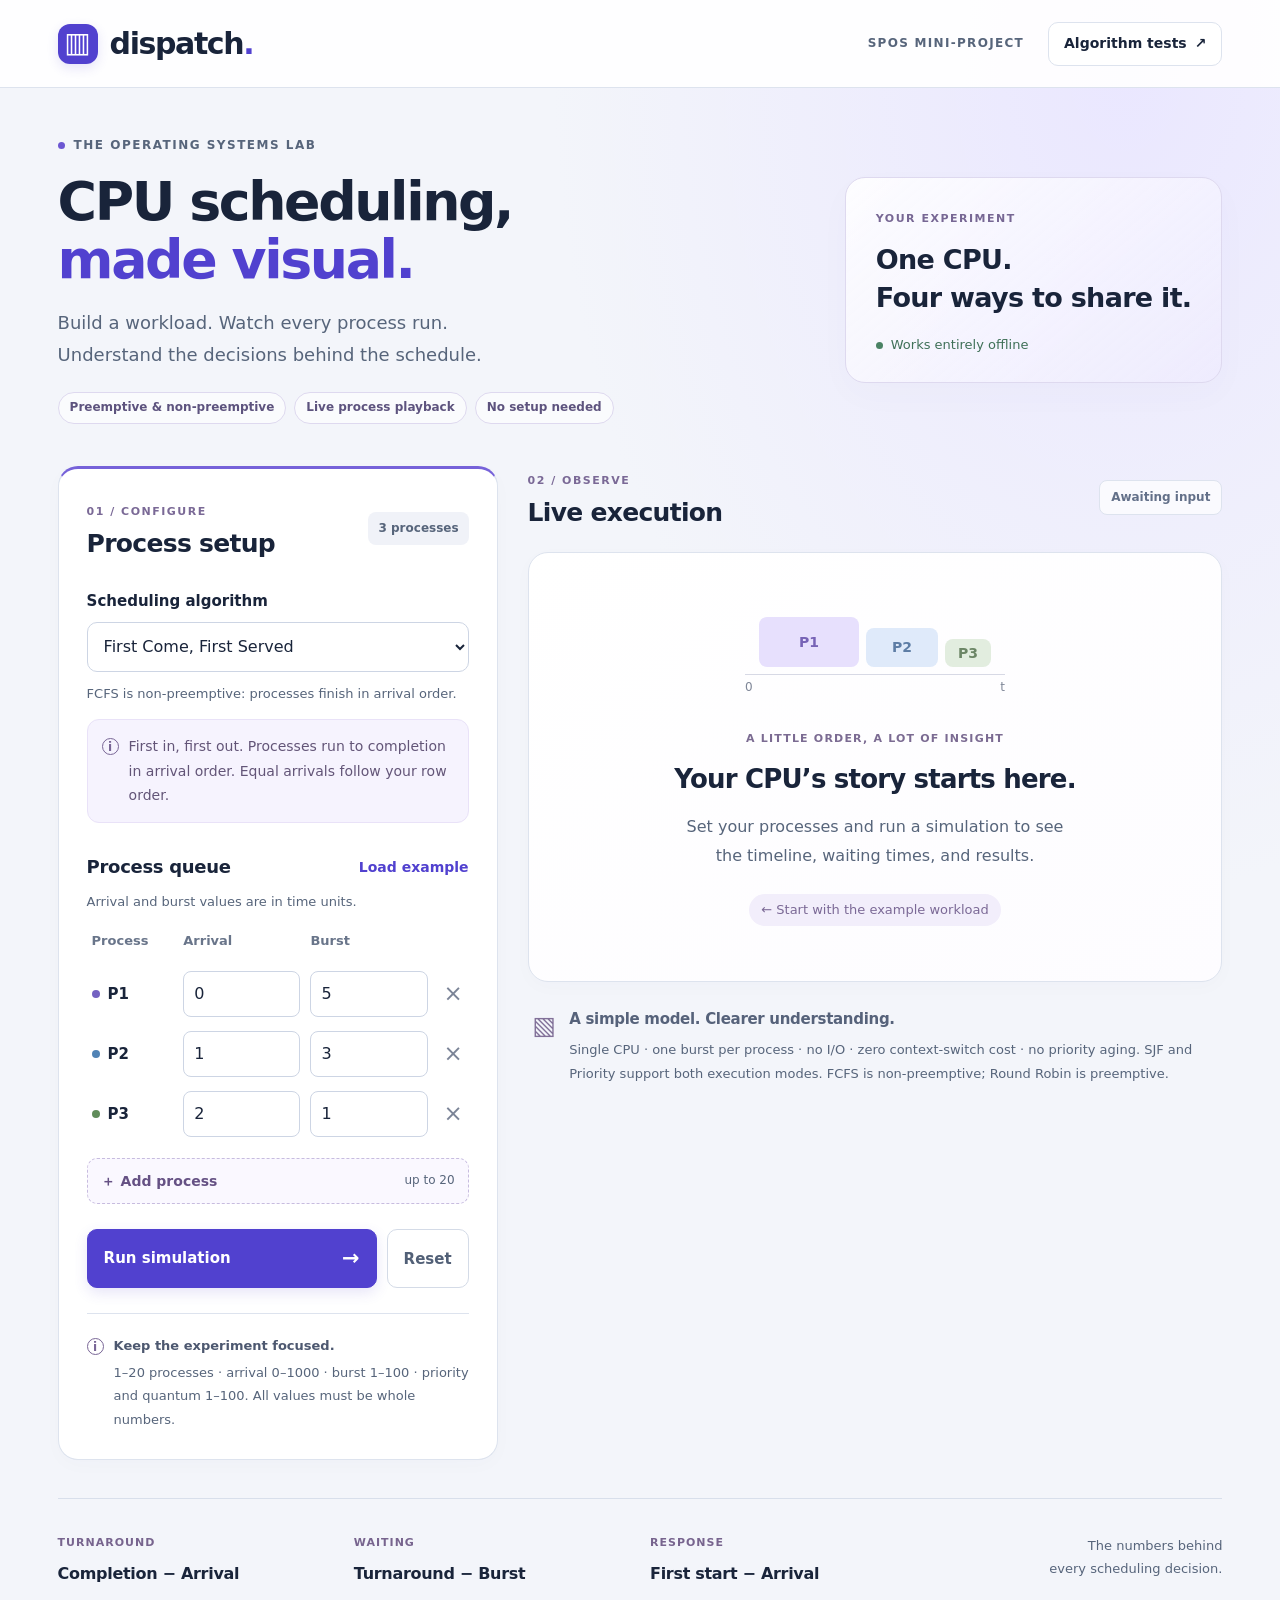
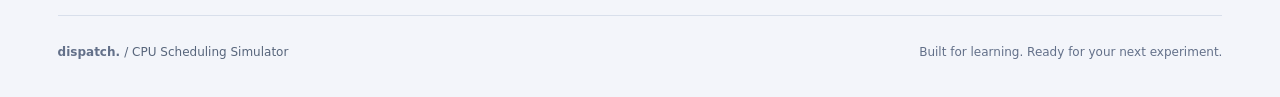
<file: index.html>
<!DOCTYPE html>
<html lang="en">
<head>
  <meta charset="UTF-8">
  <meta name="viewport" content="width=device-width, initial-scale=1">
  <meta name="description" content="Explore preemptive and non-preemptive CPU scheduling with FCFS, SJF, SRTF, Priority and Round Robin.">
  <title>Dispatch — CPU Scheduling Lab</title>
  <link rel="stylesheet" href="style.css">
  <script src="scheduler.js" defer></script>
  <script src="playback.js" defer></script>
  <script src="app.js" defer></script>
</head>
<body>
  <header class="topbar">
    <a class="brand" href="index.html" aria-label="Dispatch home"><span class="brand-icon" aria-hidden="true">▥</span> dispatch<span class="brand-dot">.</span></a>
    <div class="topbar-right"><span class="course-tag">SPOS MINI-PROJECT</span><a class="text-link" href="tests.html">Algorithm tests <span aria-hidden="true">↗</span></a></div>
  </header>
  <main>
    <section class="intro" aria-labelledby="page-title">
      <div><div class="eyebrow"><span class="status-dot"></span> THE OPERATING SYSTEMS LAB</div><h1 id="page-title">CPU scheduling,<br><span>made visual.</span></h1><p class="intro-copy">Build a workload. Watch every process run.<br class="desktop-break"> Understand the decisions behind the schedule.</p><div class="intro-chips" aria-label="Simulator features"><span>Preemptive &amp; non-preemptive</span><span>Live process playback</span><span>No setup needed</span></div></div>
      <div class="intro-aside"><span class="mini-label">YOUR EXPERIMENT</span><p>One CPU.<br>Four ways to share it.</p><span class="offline-badge"><span class="status-dot"></span> Works entirely offline</span></div>
    </section>

    <div class="workspace">
      <section class="panel editor" aria-labelledby="setup-title">
        <div class="panel-heading"><div><span class="step-label">01 / CONFIGURE</span><h2 id="setup-title">Process setup</h2></div><span class="count-badge" id="process-count">3 processes</span></div>
        <form id="simulation-form" novalidate>
          <div class="field"><label for="algorithm">Scheduling algorithm</label><div class="select-wrap"><select id="algorithm" name="algorithm"><option value="fcfs">First Come, First Served</option><option value="sjf">Shortest Job First</option><option value="priority">Priority Scheduling</option><option value="rr">Round Robin</option></select></div></div>
          <fieldset id="mode-selector" class="mode-switch" hidden><legend>Execution mode</legend><div class="mode-options"><label class="mode-option"><input type="radio" name="execution-mode" id="mode-nonpreemptive" value="nonpreemptive" checked><span>Non-preemptive</span></label><label class="mode-option"><input type="radio" name="execution-mode" id="mode-preemptive" value="preemptive"><span>Preemptive</span></label></div></fieldset>
          <p class="mode-hint" id="mode-hint">FCFS is non-preemptive: processes finish in arrival order.</p>
          <div class="algorithm-note"><span class="note-symbol" aria-hidden="true">i</span><p id="algorithm-description"></p></div>
          <div class="field quantum-field" id="quantum-field" hidden><label for="quantum">Time quantum <span class="muted">/ time units</span></label><input id="quantum" type="number" min="1" max="100" step="1" value="2" aria-describedby="quantum-error"><span class="field-error" id="quantum-error"></span></div>
          <div class="subheading"><h3>Process queue</h3><button class="link-button" type="button" id="load-example">Load example</button></div>
          <p class="table-help">Arrival and burst values are in time units.<span id="priority-help" hidden> Lower priority number runs first.</span></p>
          <div class="table-scroll"><table class="input-table"><thead><tr><th scope="col">Process</th><th scope="col">Arrival</th><th scope="col">Burst</th><th scope="col" class="priority-column" hidden>Priority</th><th scope="col"><span class="sr-only">Actions</span></th></tr></thead><tbody id="process-rows"></tbody></table></div>
          <button class="add-button" type="button" id="add-process"><span aria-hidden="true">＋</span> Add process <span class="add-limit">up to 20</span></button>
          <p class="form-message" id="form-message" role="alert"></p>
          <div class="form-actions"><button type="submit" class="primary-button"><span id="run-label">Run simulation</span> <span aria-hidden="true">→</span></button><button type="button" class="secondary-button" id="reset">Reset</button></div>
        </form>
        <div class="limits-note"><span class="note-symbol" aria-hidden="true">i</span><p><strong>Keep the experiment focused.</strong> 1–20 processes · arrival 0–1000 · burst 1–100 · priority and quantum 1–100. All values must be whole numbers.</p></div>
      </section>

      <section class="results-column" aria-labelledby="results-title">
        <div class="results-heading"><div><span class="step-label">02 / OBSERVE</span><h2 id="results-title">Live execution</h2></div><span class="state-badge" id="result-state">Awaiting input</span></div>
        <div class="panel empty-state" id="empty-state"><div class="empty-illustration" aria-hidden="true"><div class="illustration-axis"></div><span class="illustration-block block-one">P1</span><span class="illustration-block block-two">P2</span><span class="illustration-block block-three">P3</span><span class="illustration-tick tick-one">0</span><span class="illustration-tick tick-two">t</span></div><span class="eyebrow">A LITTLE ORDER, A LOT OF INSIGHT</span><h3>Your CPU’s story starts here.</h3><p>Set your processes and run a simulation to see<br class="desktop-break"> the timeline, waiting times, and results.</p><span class="empty-hint">← Start with the example workload</span></div>
        <div id="results" hidden>
          <section class="panel playback-stage" id="playback-stage" aria-labelledby="playback-title">
            <div class="playback-heading"><div><span class="live-label" id="live-label"><span></span> LIVE EXECUTION</span><h3 id="playback-title">Inside the scheduler</h3></div><div class="sim-clock"><span>SIMULATED TIME</span><strong id="sim-clock">0.0 <small>tu</small></strong></div></div>
            <div class="processor-scene">
              <div class="ready-lane"><div class="lane-heading"><span>READY QUEUE</span><span id="ready-count">0 waiting</span></div><div id="ready-queue" class="ready-queue"></div><p class="lane-note" id="queue-note">Next process first →</p></div>
              <div class="data-link" aria-hidden="true"><span></span><span></span><span></span></div>
              <div class="cpu-shell"><div class="cpu-orbit" aria-hidden="true"></div><div class="cpu-core" id="cpu-core"><span>CPU / 01</span><strong id="cpu-process">Idle</strong><small id="cpu-detail">Waiting for arrival</small></div></div>
            </div>
            <div class="execution-caption"><span class="execution-dot" aria-hidden="true"></span><p id="execution-caption">Getting the workload ready…</p></div>
            <p class="preemption-note" id="preemption-note" hidden></p>
            <div class="playback-progress"><div id="playback-progress" role="progressbar" aria-label="Simulation progress" aria-valuemin="0" aria-valuemax="100" aria-valuenow="0"></div></div>
            <div class="playback-stats"><span id="completed-count">0 completed</span><span id="playback-fraction">0 / 0 time units</span></div>
            <div class="playback-controls"><button type="button" id="pause-playback" class="transport-button">Ⅱ Pause</button><button type="button" id="step-playback" class="transport-button">Next event →</button><label class="speed-control" for="playback-speed">Speed<select id="playback-speed"><option value="0.5">0.5×</option><option value="1" selected>1×</option><option value="2">2×</option><option value="4">4×</option><option value="8">8×</option><option value="16">16×</option></select></label><button type="button" id="finish-playback" class="finish-button">Skip to results ↗</button></div>
            <div class="process-board-heading"><h4>Process monitor</h4><span>Arrival → Ready → CPU → Done</span></div><div id="process-board" class="process-board"></div>
            <details class="activity-details" open><summary>Scheduler activity <span>latest 5 events</span></summary><ol id="activity-feed" class="activity-feed" aria-label="Recent scheduler events"></ol></details>
          </section>
          <div class="completion-banner" id="completion-banner" hidden><span class="completion-check" aria-hidden="true">✓</span><div><strong>Workload complete.</strong><p>Every process has finished. Here’s how your scheduler performed.</p></div></div>
          <div class="metric-grid" id="summary-metrics" hidden><article class="metric-card"><span>Avg. waiting time</span><div><strong id="avg-waiting">0.00</strong><span>units</span></div><p>Time spent in the ready queue</p></article><article class="metric-card"><span>Avg. turnaround</span><div><strong id="avg-turnaround">0.00</strong><span>units</span></div><p>From arrival to completion</p></article><article class="metric-card"><span>Avg. response time</span><div><strong id="avg-response">0.00</strong><span>units</span></div><p>Until the first CPU allocation</p></article></div>
          <section class="panel timeline-panel" aria-labelledby="timeline-title"><div class="section-heading"><div><h3 id="timeline-title">Execution timeline</h3><p>Watch each allocation fill as the CPU runs.</p></div><span class="small-tag" id="algorithm-tag"></span></div><div class="gantt-scroll" tabindex="0" role="region" aria-label="Scrollable execution timeline"><div id="gantt" class="gantt"></div></div><div class="timeline-footer"><div class="legend" id="legend"></div><label class="follow-control"><input type="checkbox" id="follow-cpu" checked> Follow CPU</label></div><p class="chart-help">Hover or focus a visible block for details. Pause to inspect. Use Next event to jump across idle gaps.</p></section>
          <section class="panel metrics-panel" id="final-breakdown" hidden aria-labelledby="metrics-title"><div class="section-heading"><div><h3 id="metrics-title">Process breakdown</h3><p>Results in your original process order.</p></div></div><div class="table-scroll"><table class="metrics-table"><thead><tr><th scope="col">Process</th><th scope="col">Arrival</th><th scope="col">Burst</th><th scope="col">First start</th><th scope="col">Completion</th><th scope="col">Turnaround</th><th scope="col">Waiting</th><th scope="col">Response</th></tr></thead><tbody id="metrics-body"></tbody></table></div></section>
        </div>
        <section class="assumptions" aria-labelledby="model-title"><span class="model-icon" aria-hidden="true">▧</span><div><h3 id="model-title">A simple model. Clearer understanding.</h3><p>Single CPU · one burst per process · no I/O · zero context-switch cost · no priority aging. SJF and Priority support both execution modes. FCFS is non-preemptive; Round Robin is preemptive.</p></div></section>
      </section>
    </div>
    <section class="formula-strip" aria-label="Metric formulas"><div><span class="formula-label">TURNAROUND</span><p>Completion − Arrival</p></div><div><span class="formula-label">WAITING</span><p>Turnaround − Burst</p></div><div><span class="formula-label">RESPONSE</span><p>First start − Arrival</p></div><span class="formula-caption">The numbers behind<br>every scheduling decision.</span></section>
  </main>
  <footer><span>dispatch. <span class="muted">/ CPU Scheduling Simulator</span></span><span>Built for learning. Ready for your next experiment.</span></footer>
  <div id="timeline-tooltip" class="timeline-tooltip" role="tooltip" hidden></div>
  <div id="announcement" class="sr-only" role="status" aria-live="polite"></div>
</body>
</html>
</file>
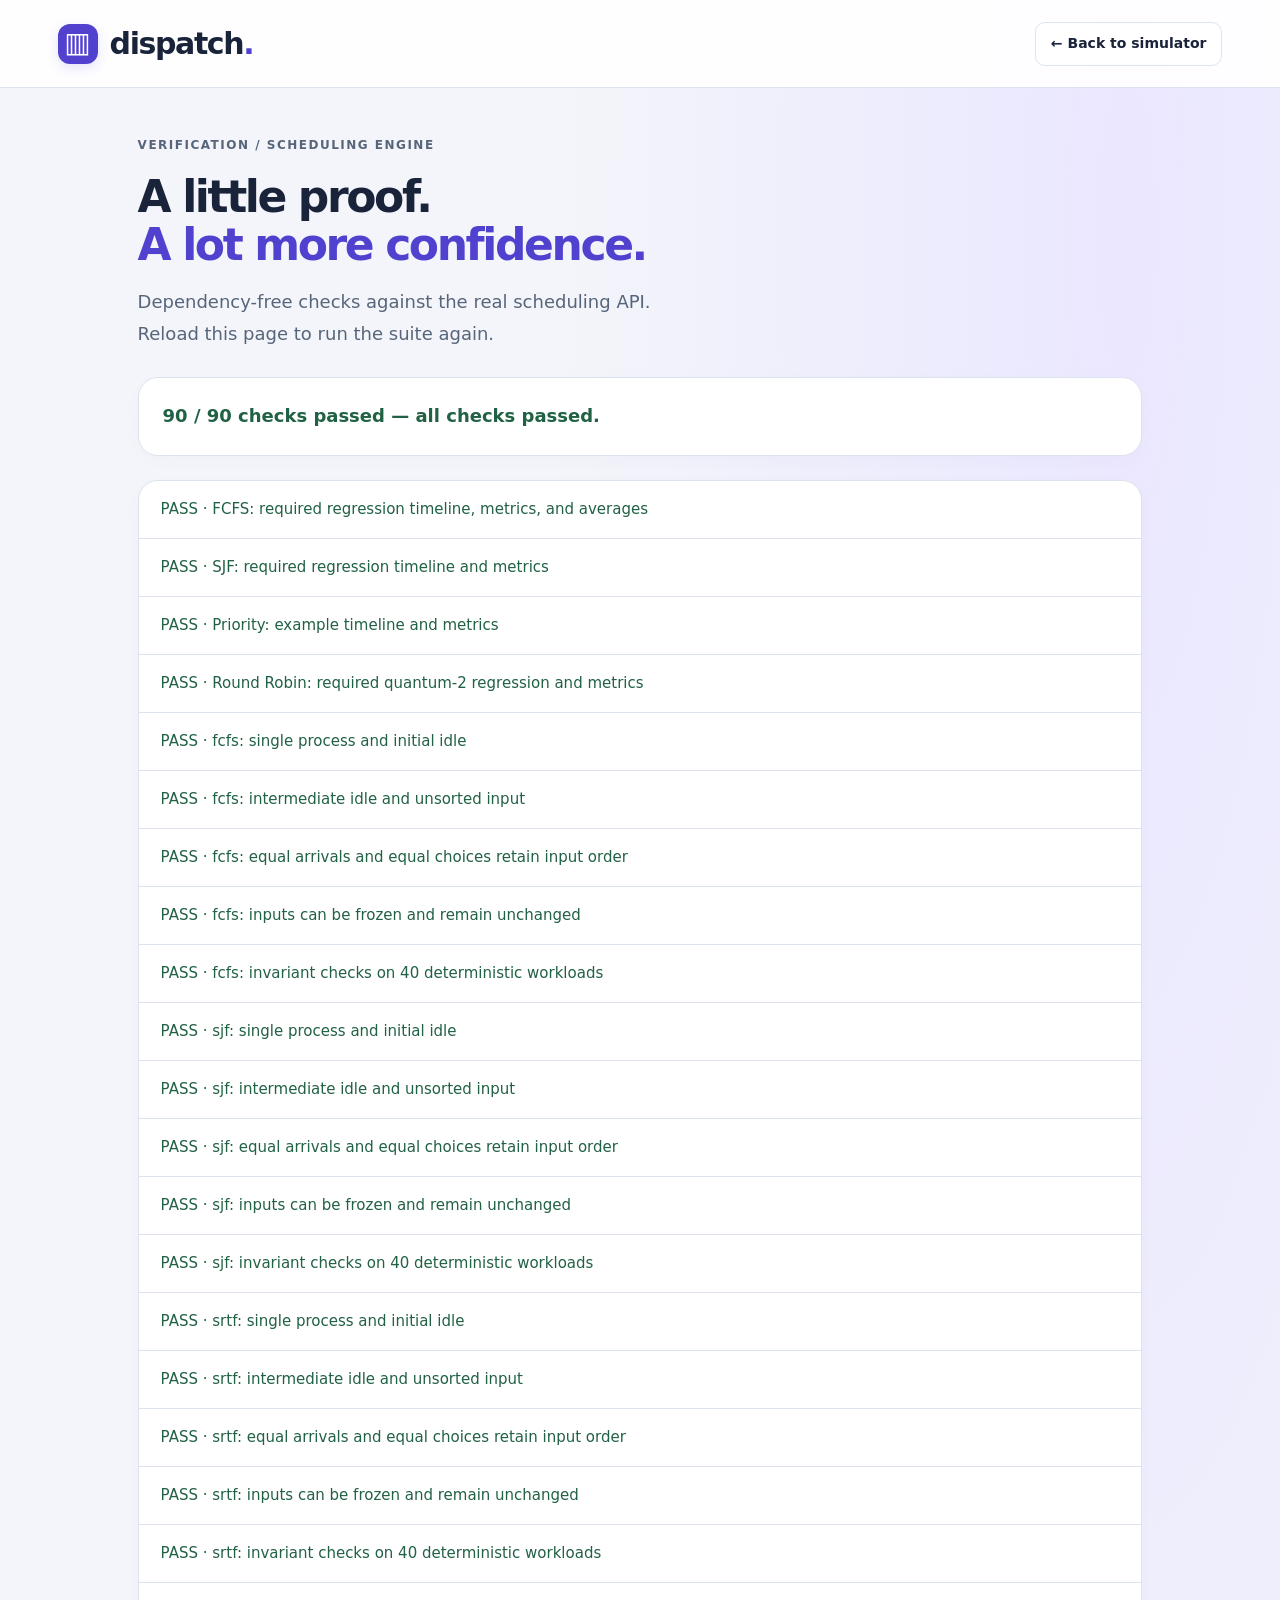
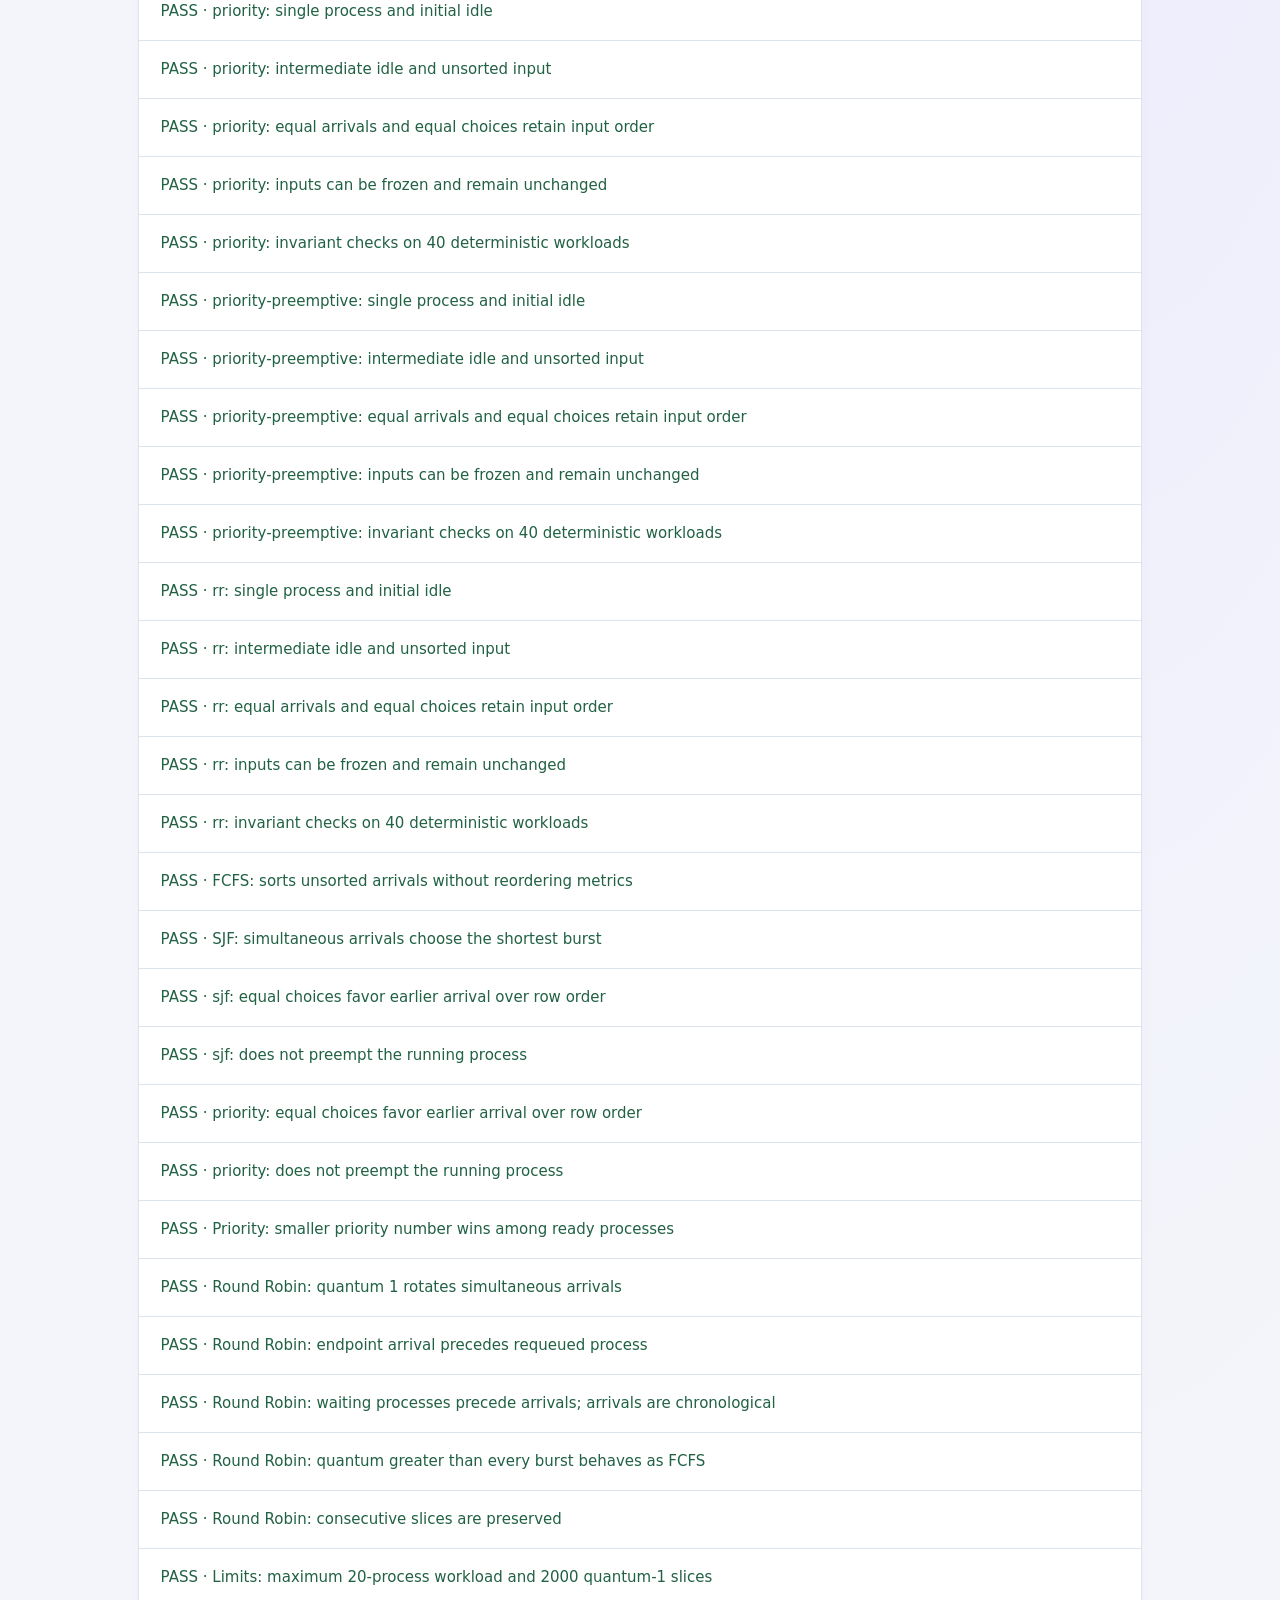
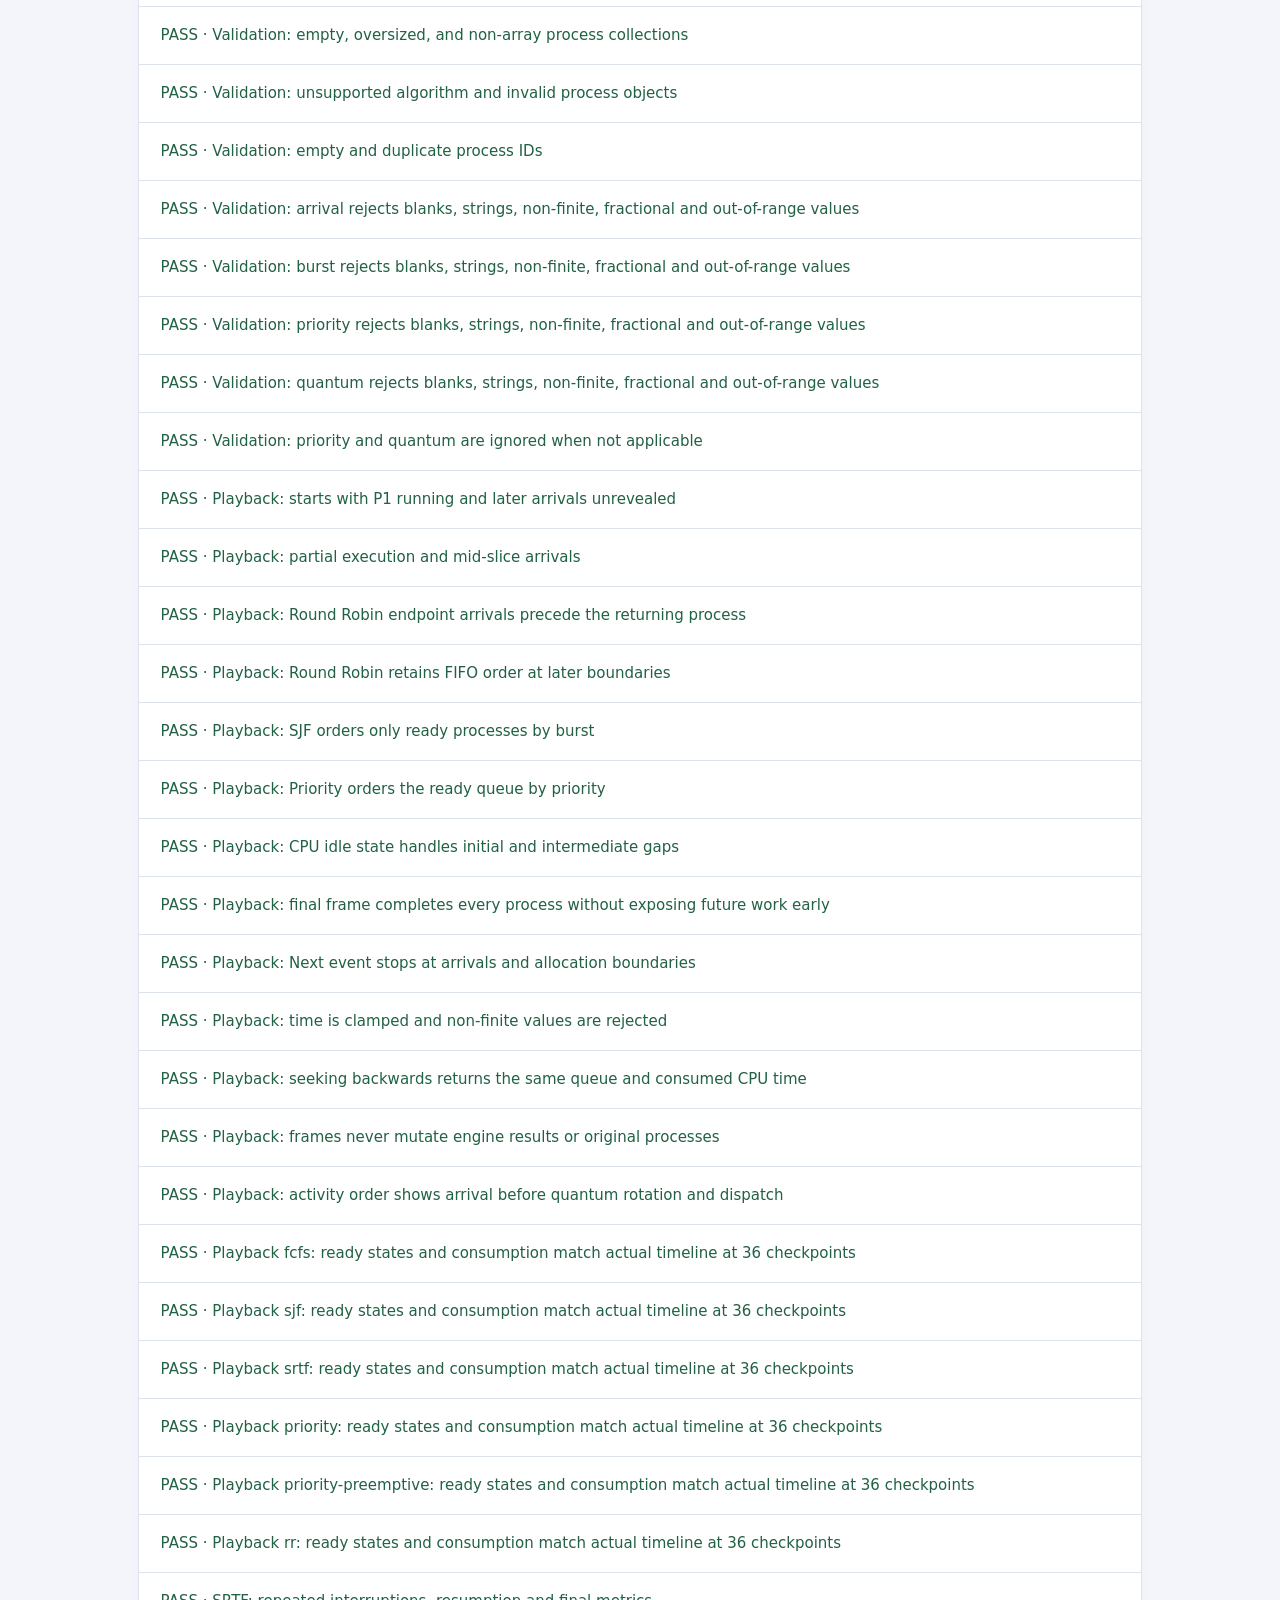
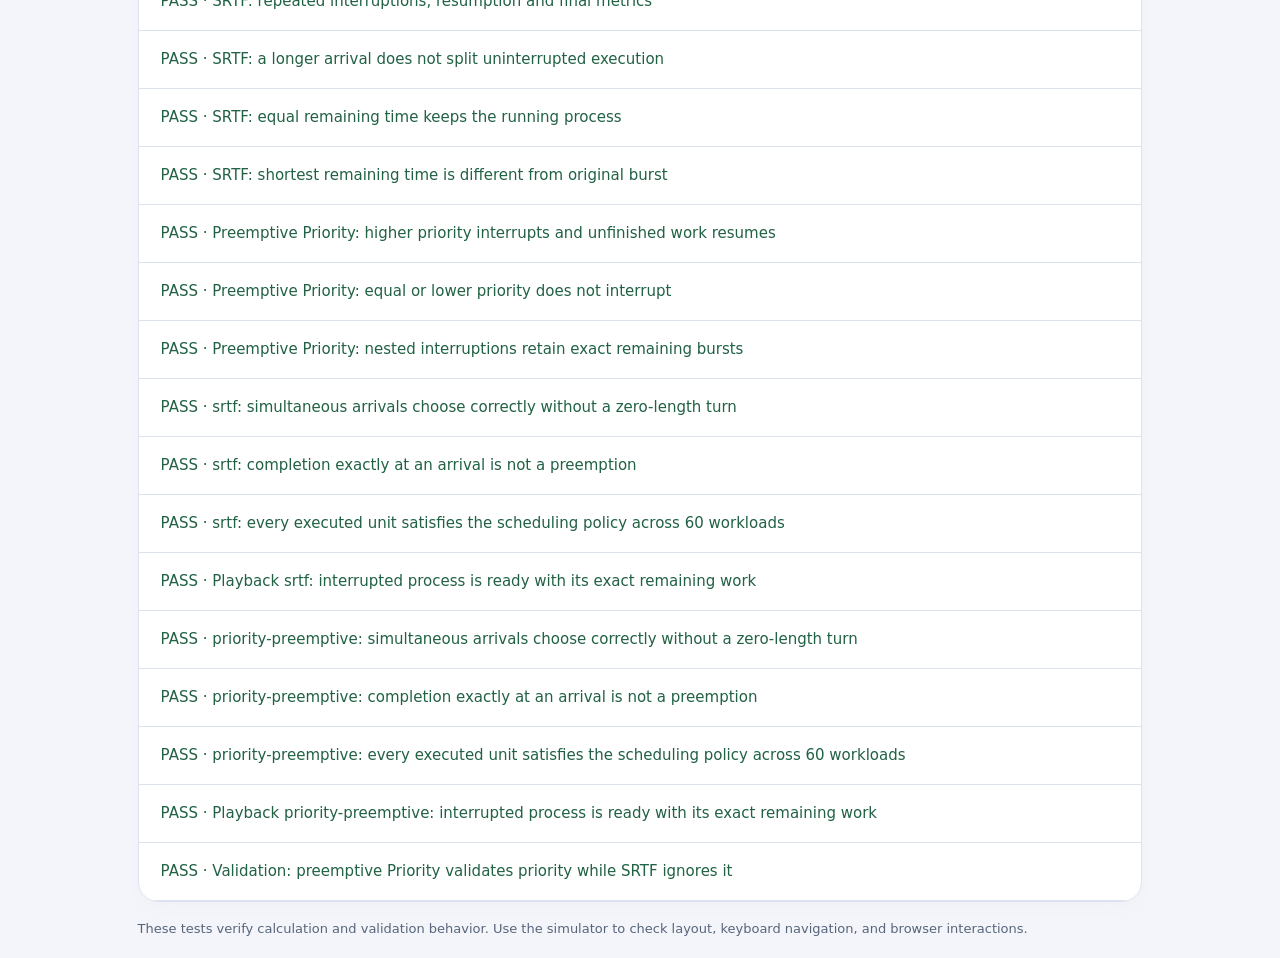
<file: tests.html>
<!DOCTYPE html>
<html lang="en">
<head>
  <meta charset="UTF-8">
  <meta name="viewport" content="width=device-width, initial-scale=1">
  <title>Algorithm tests — Dispatch</title>
  <link rel="stylesheet" href="style.css">
  <script src="scheduler.js" defer></script>
  <script src="playback.js" defer></script>
  <script src="tests.js" defer></script>
</head>
<body>
  <header class="topbar"><a class="brand" href="index.html"><span class="brand-icon" aria-hidden="true">▥</span> dispatch<span class="brand-dot">.</span></a><a class="text-link" href="index.html">← Back to simulator</a></header>
  <main class="test-main"><section class="test-intro"><span class="eyebrow">VERIFICATION / SCHEDULING ENGINE</span><h1>A little proof.<br><span>A lot more confidence.</span></h1><p class="intro-copy">Dependency-free checks against the real scheduling API.<br>Reload this page to run the suite again.</p></section><div class="panel test-summary" id="test-summary" role="status">Running tests…</div><ul class="panel test-list" id="test-results" aria-label="Individual test results"></ul><p class="table-help">These tests verify calculation and validation behavior. Use the simulator to check layout, keyboard navigation, and browser interactions.</p></main>
</body>
</html>
</file>
<file: style.css>
/* Dispatch: a readable, responsive learning dashboard. */
:root {
  --bg: #f3f5fa;
  --paper: #fff;
  --ink: #19243a;
  --muted: #57657b;
  --line: #dde3ee;
  --accent: #5141cf;
  --soft: #eeebff;
  --error: #aa2039;
  --radius: 20px;
}
* { box-sizing: border-box; }
[hidden] { display: none !important; }
body {
  margin: 0;
  background: radial-gradient(ellipse at 88% 4%, #eae7ff 0, transparent 36%), var(--bg);
  color: var(--ink);
  font-family: system-ui, -apple-system, "Segoe UI", sans-serif;
  font-size: 16px;
  line-height: 1.6;
}
button, input, select { font: inherit; }
button, a, input, select { -webkit-tap-highlight-color: transparent; }
button { cursor: pointer; }
button:disabled { cursor: not-allowed; opacity: .45; }
a { color: inherit; text-decoration: none; }
button:focus-visible, a:focus-visible, input:focus-visible, select:focus-visible, [tabindex]:focus-visible {
  outline: 3px solid #7967e5;
  outline-offset: 4px;
}
button, a, select { touch-action: manipulation; }
.topbar {
  min-height: 88px;
  padding: 16px clamp(20px, 4.5vw, 72px);
  display: flex;
  align-items: center;
  justify-content: space-between;
  gap: 20px;
  background: #ffffffed;
  border-bottom: 1px solid var(--line);
}
.brand { display: flex; align-items: center; font-size: 30px; font-weight: 800; letter-spacing: -1.4px; }
.brand-icon {
  display: inline-flex; align-items: center; justify-content: center;
  width: 40px; height: 40px; margin-right: 12px;
  background: var(--accent); color: white; border-radius: 12px;
  box-shadow: 0 4px 12px #5141cf24; font-size: 28px; letter-spacing: 0;
}
.brand-dot { color: var(--accent); }
.topbar-right { display: flex; align-items: center; gap: 24px; }
.course-tag { font-size: 12px; font-weight: 700; letter-spacing: 1.3px; color: var(--muted); }
.text-link {
  display: inline-flex; align-items: center; gap: 8px;
  min-height: 44px; padding: 8px 15px;
  border: 1px solid var(--line); border-radius: 10px;
  background: #fff; font-size: 14px; font-weight: 650;
}
.text-link:hover { color: var(--accent); border-color: #bcb1ed; background: #f8f6ff; }
main { max-width: 1580px; margin: auto; padding: 48px clamp(20px, 4.5vw, 72px) 0; }
.intro { display: flex; justify-content: space-between; align-items: center; gap: 32px; margin-bottom: 42px; }
.eyebrow, .step-label, .mini-label { font-size: 12px; font-weight: 750; letter-spacing: 1.5px; }
.eyebrow { display: flex; align-items: center; gap: 9px; color: var(--muted); }
.status-dot { display: inline-block; width: 7px; height: 7px; border-radius: 50%; background: #6c57d2; flex-shrink: 0; }
h1 { font-size: clamp(40px, 4.2vw, 62px); line-height: 1.08; letter-spacing: -2.4px; margin: 18px 0; }
h1 span { color: var(--accent); }
.intro-copy { font-size: 18px; color: var(--muted); line-height: 1.75; margin: 0; }
.intro-chips { display: flex; flex-wrap: wrap; gap: 8px; margin-top: 22px; }
.intro-chips span { font-size: 12px; font-weight: 550; color: #5d537e; border: 1px solid #ded9ef; background: #ffffffa6; border-radius: 24px; padding: 5px 11px; }
.intro-aside { min-width: 248px; padding: 26px 30px; border: 1px solid #ded9ef; border-radius: 20px; background: linear-gradient(140deg, #ffffffde, #eeebffb0); box-shadow: 0 12px 35px #55427e06; }
.mini-label { color: #776794; font-size: 11px; }
.intro-aside p { font-size: 27px; font-weight: 650; letter-spacing: -.7px; line-height: 1.4; margin: 12px 0 18px; }
.offline-badge { display: flex; gap: 8px; align-items: center; color: #3f7058; font-size: 13px; }
.offline-badge .status-dot { background: #4a8264; }
.workspace { display: grid; grid-template-columns: minmax(380px, 440px) minmax(0, 1fr); gap: 30px; align-items: start; }
.panel { min-width: 0; background: var(--paper); border: 1px solid var(--line); border-radius: var(--radius); box-shadow: 0 5px 20px #26325405; }
.editor { padding: 28px; border-top: 3px solid #7662d9; }
.panel-heading, .results-heading { display: flex; align-items: center; justify-content: space-between; gap: 12px; flex-wrap: wrap; }
.panel-heading { margin-bottom: 28px; }
.step-label { font-size: 11px; color: #7a6996; letter-spacing: 1.5px; }
h2 { font-size: 25px; letter-spacing: -.7px; line-height: 1.3; margin: 6px 0 0; }
h3 { font-size: 18px; font-weight: 650; letter-spacing: -.3px; margin: 0; }
.count-badge, .state-badge, .small-tag { font-weight: 600; font-size: 12px; border-radius: 8px; white-space: nowrap; }
.count-badge { background: #f0f2f8; color: var(--muted); padding: 7px 10px; }
.state-badge { border: 1px solid var(--line); background: #ffffffb3; color: #637089; padding: 7px 11px; }
.state-badge.playing { color: #634596; background: #eee7ff; border-color: #d9cdf4; }
.state-badge.paused { color: #87602b; background: #fff5e5; border-color: #ead4b3; }
.state-badge.complete { color: #35654c; border-color: #c7dfcf; background: #edf7f1; }
.field label { display: block; font-size: 15px; font-weight: 650; margin-bottom: 9px; }
select { width: 100%; height: 50px; padding: 0 12px; border: 1px solid #cdd5e4; border-radius: 10px; background: white; color: var(--ink); font-size: 16px; }
input { min-width: 0; width: 100%; height: 46px; padding: 0 10px; border: 1px solid #cdd5e4; border-radius: 8px; background: #fff; color: var(--ink); font-size: 16px; font-variant-numeric: tabular-nums; }
input:hover, select:hover { border-color: #a99bd8; }
input:focus, select:focus { border-color: #8773db; }
input[aria-invalid=true] { border-color: var(--error); background: #fff7f8; }
.algorithm-note { display: flex; gap: 10px; padding: 14px; margin: 14px 0 27px; border: 1px solid #e9e2f8; border-radius: 12px; background: #f6f3fe; }
.algorithm-note p { margin: 0; font-size: 14px; line-height: 1.75; color: #635578; }
.note-symbol { display: inline-flex; align-items: center; justify-content: center; flex-shrink: 0; width: 17px; height: 17px; margin-top: 4px; border: 1px solid currentColor; border-radius: 50%; font-size: 12px; font-weight: 650; line-height: 1; color: #796696; }
.quantum-field { margin-bottom: 25px; max-width: 240px; }
.mode-switch { margin: 19px 0 0; padding: 0; border: 0; min-width: 0; }
.mode-switch legend { font-size: 14px; font-weight: 650; margin-bottom: 9px; padding: 0; }
.mode-options { display: grid; grid-template-columns: repeat(2, minmax(0, 1fr)); gap: 9px; }
.mode-option { display: flex; align-items: center; gap: 8px; padding: 11px 10px; min-height: 46px; border: 1px solid #d7ddeb; border-radius: 10px; background: #fafbfe; font-size: 14px; font-weight: 550; cursor: pointer; }
.mode-option input { width: 16px; height: 16px; padding: 0; margin: 0; flex-shrink: 0; accent-color: var(--accent); }
.mode-option:has(input:checked) { border-color: #9a86df; color: #56408e; background: #eee8fb; }
.mode-hint { font-size: 13px; color: var(--muted); margin: 11px 0 0; line-height: 1.75; }
.preemption-note { font-size: 14px; line-height: 1.75; color: #87491d; background: #fff2e4; border: 1px solid #ecd3b5; border-radius: 10px; padding: 12px 14px; margin: 12px 0 0; }
.activity-feed .activity-preempt>span:last-child { color: #97541f; font-weight: 600; }
.subheading { display: flex; align-items: center; justify-content: space-between; flex-wrap: wrap; gap: 10px; }
.link-button { border: 0; background: none; padding: 6px 0; font-size: 14px; font-weight: 650; color: var(--accent); }
.link-button:hover { text-decoration: underline; }
.table-help { font-size: 13px; color: var(--muted); line-height: 1.75; margin: 7px 0 17px; }
.table-scroll { overflow: auto; width: 100%; min-width: 0; }
.input-table { width: 100%; min-width: 280px; border-collapse: collapse; table-layout: fixed; font-size: 15px; }
.input-table:has(th.priority-column:not([hidden])) { min-width: 350px; }
.input-table th { text-align: left; color: #69758a; font-size: 13px; font-weight: 600; padding: 0 5px 12px; }
.input-table th:first-child { width: 24%; }
.input-table th:last-child { width: 36px; }
.input-table td { padding: 7px 5px; vertical-align: top; }
.input-table td:first-child { padding-top: 17px; }
.process-label { display: inline-flex; align-items: center; gap: 8px; white-space: nowrap; font-weight: 650; }
.color-dot { display: inline-block; width: 8px; height: 8px; border-radius: 50%; flex-shrink: 0; }
.remove-button { width: 30px; height: 46px; border: 0; background: transparent; border-radius: 8px; color: #7b8497; font-size: 23px; }
.remove-button:hover { color: var(--error); background: #fff0f3; }
.field-error { display: block; color: var(--error); font-size: 12px; line-height: 1.6; margin-top: 5px; overflow-wrap: anywhere; }
.field-error:empty, .form-message:empty { display: none; }
.add-button { display: flex; gap: 6px; align-items: center; width: 100%; min-height: 46px; padding: 10px 13px; border: 1px dashed #c7bcdf; background: #faf8ff; border-radius: 10px; color: #655184; text-align: left; font-size: 14px; font-weight: 600; margin-top: 14px; }
.add-button:hover { background: #eee9fc; }
.add-limit { font-size: 12px; color: var(--muted); font-weight: 400; margin-left: auto; }
.form-message { font-size: 14px; color: var(--error); margin: 14px 0 0; }
.form-actions { display: flex; gap: 10px; margin-top: 25px; }
.primary-button, .secondary-button { min-height: 50px; border-radius: 10px; font-size: 15px; font-weight: 650; padding: 12px 16px; }
.primary-button { flex: 1; display: flex; align-items: center; justify-content: space-between; gap: 10px; color: white; background: var(--accent); border: 1px solid var(--accent); box-shadow: 0 5px 14px #5141cf23; }
.primary-button:hover { background: #4230b9; box-shadow: 0 6px 18px #5141cf36; }
.primary-button #run-label { font-size: 15px; line-height: 1.5; }
.primary-button>span:last-child { font-size: 21px; }
.secondary-button { border: 1px solid #d4dbe7; background: #fff; color: #526077; }
.secondary-button:hover { background: #f1f3f9; }
.limits-note { display: flex; gap: 10px; border-top: 1px solid var(--line); margin-top: 25px; padding-top: 20px; }
.limits-note p { font-size: 13px; line-height: 1.8; margin: 0; color: var(--muted); }
.limits-note strong { display: block; margin-bottom: 3px; font-weight: 650; color: #4d5870; }
.results-column { min-width: 0; }
.results-heading { min-height: 63px; margin: 0 0 22px; }
.empty-state { min-height: 430px; padding: 38px 28px; text-align: center; display: flex; flex-direction: column; align-items: center; justify-content: center; background: linear-gradient(150deg, white, #fdfcff); }
.empty-state .eyebrow { font-size: 11px; letter-spacing: 1.2px; color: #7b6b92; margin-top: 38px; }
.empty-state h3 { font-size: 26px; letter-spacing: -.8px; margin-top: 12px; }
.empty-state p { font-size: 16px; color: var(--muted); line-height: 1.8; max-width: 420px; margin: 12px 0 23px; }
.empty-hint { font-size: 13px; color: #7b6996; background: #f2eefb; border-radius: 20px; padding: 6px 12px; }
.empty-illustration { width: 260px; height: 85px; position: relative; }
.illustration-axis { position: absolute; left: 0; right: 0; bottom: 17px; height: 1px; background: #d7d9e5; }
.illustration-block { position: absolute; bottom: 25px; border-radius: 8px; display: flex; align-items: center; justify-content: center; font-size: 14px; font-weight: 650; }
.block-one { left: 14px; width: 100px; height: 50px; background: #e7e0fd; color: #7763b6; }
.block-two { left: 121px; width: 72px; height: 39px; background: #dfeafa; color: #5d7da5; }
.block-three { left: 200px; width: 46px; height: 28px; background: #e2eddf; color: #6c8666; }
.illustration-tick { position: absolute; bottom: -5px; font-size: 12px; color: #7f8798; }
.tick-one { left: 0; } .tick-two { right: 0; }
.assumptions { display: flex; gap: 13px; padding: 25px 5px; }
.model-icon { font-size: 25px; color: #817098; line-height: 1.5; }
.assumptions h3 { font-size: 15px; color: #56627a; margin-bottom: 7px; }
.assumptions p { font-size: 13px; color: var(--muted); line-height: 1.9; margin: 0; }

/* Live execution */
.playback-stage { position: relative; overflow: hidden; padding: 26px; margin-bottom: 22px; background: linear-gradient(150deg, #fff 50%, #f9f6ff); border-color: #ded5ef; }
.playback-stage::before { content: ""; position: absolute; inset: 0 0 auto; height: 4px; background: linear-gradient(90deg, #7662d9, #82b3df, #9bc7ab); }
.playback-heading { display: flex; justify-content: space-between; align-items: center; gap: 16px; }
.live-label { display: flex; align-items: center; gap: 8px; font-size: 11px; font-weight: 750; letter-spacing: 1.2px; color: #7e6697; }
.live-label>span { width: 7px; height: 7px; border-radius: 50%; background: #8468ce; flex-shrink: 0; }
.playback-heading h3 { font-size: 23px; letter-spacing: -.6px; margin-top: 7px; }
.sim-clock { text-align: right; flex-shrink: 0; }
.sim-clock>span { display: block; font-size: 10px; letter-spacing: .8px; color: var(--muted); }
.sim-clock strong { font-size: 36px; font-weight: 650; letter-spacing: -1.3px; font-variant-numeric: tabular-nums; }
.sim-clock small { font-size: 14px; color: var(--muted); font-weight: 500; letter-spacing: 0; }
.processor-scene { display: grid; grid-template-columns: minmax(0, 1fr) 38px 164px; gap: 18px; align-items: center; padding: 32px 4px 28px 0; }
.lane-heading { display: flex; justify-content: space-between; flex-wrap: wrap; gap: 6px; color: var(--muted); font-size: 12px; margin-bottom: 12px; }
.lane-heading>span:first-child { font-weight: 700; letter-spacing: .6px; }
.ready-queue { display: flex; align-items: flex-start; align-content: center; flex-wrap: wrap; gap: 8px; min-height: 88px; padding: 14px; border: 1px dashed #cfc2e5; background: #f8f5fd; border-radius: 13px; }
.queue-token { display: inline-flex; padding: 7px 10px; border-radius: 8px; font-size: 15px; animation: queue-arrive .35s ease-out both; animation-delay: var(--token-delay, 0ms); }
.queue-empty { color: #796c89; font-size: 14px; align-self: center; }
.lane-note { font-size: 12px; color: var(--muted); margin: 9px 0 0; }
.data-link { position: relative; height: 2px; background: #dfd4ee; margin-top: 5px; }
.data-link::after { content: ""; position: absolute; right: 0; top: -3px; width: 7px; height: 7px; border-right: 1px solid #b9a7d4; border-top: 1px solid #b9a7d4; transform: rotate(45deg); }
.data-link span { position: absolute; width: 4px; height: 4px; top: -1px; border-radius: 50%; background: #9274bd; opacity: 0; }
.is-playing:not(.is-idle) .data-link span { animation: packet-flow 1.4s linear infinite; }
.data-link span:nth-child(2) { animation-delay: .45s !important; }
.data-link span:nth-child(3) { animation-delay: .9s !important; }
.cpu-shell { position: relative; width: 164px; height: 164px; display: flex; align-items: center; justify-content: center; }
.cpu-orbit { position: absolute; inset: 0; border: 1px dashed #cfbfe6; border-radius: 50%; }
.cpu-orbit::before { content: ""; position: absolute; top: 12px; left: 23px; width: 7px; height: 7px; border: 3px solid #eee5fb; border-radius: 50%; box-sizing: content-box; background: #a18bd1; }
.cpu-core { --cpu-color: #7462c2; display: flex; flex-direction: column; align-items: center; justify-content: center; position: relative; width: 126px; height: 126px; padding: 8px; border: 1px solid #d7c9eb; border-radius: 23px; background: linear-gradient(145deg, #fcfaff, #eae1f8); box-shadow: 0 8px 24px #6d56b612, inset 0 0 0 5px #ffffffa1; }
.cpu-core::before, .cpu-core::after { content: ""; position: absolute; top: 26px; width: 4px; height: 8px; background: #c0aedb; box-shadow: 0 17px #c0aedb, 0 34px #c0aedb, 0 51px #c0aedb; }
.cpu-core::before { left: -5px; } .cpu-core::after { right: -5px; }
.cpu-core>span { font-size: 11px; font-weight: 700; letter-spacing: 1px; color: #817091; }
.cpu-core strong { font-size: 37px; line-height: 1.4; color: var(--cpu-color); letter-spacing: -1px; }
.cpu-core small { font-size: 12px; line-height: 1.4; color: #6a587d; text-align: center; }
.is-playing:not(.is-idle) .cpu-orbit { animation: cpu-orbit 16s linear infinite; }
.is-playing:not(.is-idle) .cpu-core { animation: cpu-breathe 1.8s ease-in-out infinite; }
.is-playing .live-label>span { animation: live-blink 1.5s ease-in-out infinite; }
.is-idle .cpu-core { background: #f3f5f9; border-color: #d9dfeb; box-shadow: inset 0 0 0 5px #fff; }
.is-idle .cpu-orbit { opacity: .5; }
.execution-caption { display: flex; align-items: center; gap: 9px; min-height: 48px; padding: 12px 14px; border: 1px solid #e9e0f4; border-radius: 10px; background: #f4effa; }
.execution-caption p { font-size: 14px; line-height: 1.65; color: #665078; margin: 0; }
.execution-dot { width: 6px; height: 6px; border-radius: 50%; background: #8b72c2; flex-shrink: 0; }
.playback-progress { height: 6px; border-radius: 10px; overflow: hidden; background: #e8e0f2; margin-top: 22px; }
.playback-progress>div { width: 0; height: 100%; border-radius: 10px; background: linear-gradient(90deg, #7961cb, #ad9cdd); }
.playback-stats { display: flex; justify-content: space-between; flex-wrap: wrap; gap: 6px 12px; color: var(--muted); font-size: 13px; margin-top: 10px; font-variant-numeric: tabular-nums; }
.playback-controls { display: flex; align-items: center; flex-wrap: wrap; gap: 10px; padding: 21px 0 24px; border-bottom: 1px solid #e5deef; }
.transport-button { min-height: 44px; padding: 10px 13px; border: 1px solid #d8cce9; border-radius: 9px; background: #fff; color: #624a7e; font-size: 14px; font-weight: 600; }
.transport-button:first-child { min-width: 103px; background: #ece4f8; border-color: #ded1f0; }
.transport-button:hover { background: #e6dbf6; }
.speed-control { display: flex; gap: 8px; align-items: center; color: var(--muted); font-size: 13px; }
.speed-control select { width: 73px; height: 44px; font-size: 14px; padding: 0 6px; border-color: #d7cce5; }
.finish-button { min-height: 44px; border: 0; background: none; color: #73558c; padding: 9px 2px; font-size: 13px; font-weight: 550; margin-left: auto; }
.finish-button:hover { text-decoration: underline; }
.process-board-heading { display: flex; align-items: center; justify-content: space-between; flex-wrap: wrap; gap: 6px 12px; padding: 23px 0 14px; }
.process-board-heading h4 { font-size: 16px; font-weight: 650; margin: 0; }
.process-board-heading>span { font-size: 12px; color: #7c6b8d; }
.process-board { display: grid; grid-template-columns: repeat(3, minmax(0, 1fr)); gap: 11px; }
.process-card { min-width: 0; padding: 14px; border: 1px solid #e2ddeb; border-radius: 12px; background: #fcfbfd; transition: background .3s, border-color .3s, box-shadow .3s, transform .3s; }
.process-card-top { display: flex; flex-wrap: wrap; align-items: center; justify-content: space-between; gap: 6px; }
.process-card .process-label { font-size: 15px; }
.process-state { font-size: 12px; color: #7b6c88; }
.process-card[data-state=running] { border-color: var(--process-color); background: #f2ebfe; box-shadow: 0 3px 14px #7961cb18; transform: translateY(-2px); }
.process-card[data-state=running] .process-state { color: #67478f; font-weight: 650; }
.process-card[data-state=completed] { background: #eff7f2; border-color: #cde2d5; }
.process-card[data-state=completed] .process-state { color: #3c7252; }
.process-card[data-state=upcoming] { background: #f6f5f9; }
.process-card[data-state=ready] { border-style: dashed; }
.process-meter { height: 5px; margin-top: 14px; background: #e6dfef; border-radius: 5px; overflow: hidden; }
.process-meter>span { display: block; width: 0; height: 100%; border-radius: 5px; background: var(--process-color); }
.process-card p { font-size: 12px; line-height: 1.5; color: #756581; margin: 8px 0 0; font-variant-numeric: tabular-nums; }
.activity-details { border-top: 1px solid #e5deef; margin-top: 23px; padding-top: 16px; }
.activity-details summary { color: #625171; font-size: 14px; font-weight: 600; cursor: pointer; }
.activity-details summary>span { font-size: 12px; color: #7f6f8d; font-weight: 400; margin-left: 9px; }
.activity-feed { list-style: none; padding: 0; margin: 13px 0 0; }
.activity-feed li { display: grid; grid-template-columns: 54px minmax(0, 1fr); gap: 9px; font-size: 13px; line-height: 1.65; color: #746280; padding: 6px 0; animation: activity-arrive .3s ease-out both; }
.activity-feed li:first-child { color: #56416d; }
.activity-feed li>span:first-child { color: #8b759d; font-variant-numeric: tabular-nums; }
.activity-feed .activity-complete>span:last-child { color: #3b7250; }
.is-paused .cpu-core, .is-paused .cpu-orbit, .is-paused .live-label>span, .is-paused .data-link span { animation-play-state: paused !important; }
.is-paused .live-label { color: #947031; }
.is-paused .live-label>span { background: #ba914f; }
.is-complete .cpu-core { background: linear-gradient(145deg, #f9fffa, #e1f0e6); border-color: #c7dfcf; }
.is-complete .cpu-core strong { color: #4b7c60; }
.is-complete .cpu-orbit { border-color: #c0d9c9; }
.is-complete .live-label { color: #49775e; }
.is-complete .live-label>span { background: #68997e; }

/* Results and timeline */
.completion-banner { display: flex; align-items: center; gap: 14px; padding: 21px; margin-bottom: 18px; border: 1px solid #cce1d3; border-radius: 15px; background: linear-gradient(110deg, #eaf5ee, #f5fbf8); animation: result-reveal .5s ease-out both; }
.completion-check { display: flex; align-items: center; justify-content: center; flex-shrink: 0; width: 39px; height: 39px; border-radius: 50%; background: #d4eadd; color: #417356; font-size: 22px; animation: check-pop .5s ease-out both; }
.completion-banner strong { font-size: 17px; color: #3c664b; }
.completion-banner p { font-size: 14px; line-height: 1.7; color: #587564; margin: 4px 0 0; }
.metric-grid { display: grid; grid-template-columns: repeat(3, minmax(0, 1fr)); gap: 13px; margin-bottom: 22px; }
.metric-card { min-width: 0; padding: 21px 18px; background: #fff; border: 1px solid var(--line); border-radius: 15px; }
.metric-card>span { color: #536078; font-size: 14px; font-weight: 600; }
.metric-card>div { display: flex; align-items: baseline; gap: 7px; margin: 7px 0; }
.metric-card strong { font-size: 37px; font-weight: 650; letter-spacing: -1.5px; font-variant-numeric: tabular-nums; }
.metric-card div span { font-size: 13px; color: var(--muted); }
.metric-card p { font-size: 12px; line-height: 1.7; color: var(--muted); margin: 0; }
.metric-card:first-child { background: #eeebff; border-color: #dbd3fa; }
.metric-card:first-child strong { color: var(--accent); }
#summary-metrics:not([hidden]) .metric-card { animation: result-reveal .5s ease-out both; }
#summary-metrics .metric-card:nth-child(2) { animation-delay: .08s; }
#summary-metrics .metric-card:nth-child(3) { animation-delay: .16s; }
#final-breakdown:not([hidden]) { animation: result-reveal .5s .15s ease-out both; }
.timeline-panel { padding: 24px; margin-bottom: 22px; }
.section-heading { display: flex; align-items: center; justify-content: space-between; flex-wrap: wrap; gap: 10px; margin-bottom: 23px; }
.section-heading p { font-size: 14px; line-height: 1.7; color: var(--muted); margin: 5px 0 0; }
.small-tag { font-size: 12px; padding: 6px 10px; color: #71598e; background: #f0eaf8; }
.gantt-scroll { overflow-x: auto; overflow-y: hidden; width: 100%; padding: 8px 0 17px; }
.gantt { position: relative; display: flex; height: 99px; min-width: 100%; }
.gantt-segment { position: relative; display: flex; align-items: center; justify-content: center; flex-shrink: 0; height: 58px; border-right: 1px solid white; background: transparent; font-size: 14px; font-weight: 700; }
.gantt-segment:first-child { border-radius: 8px 0 0 8px; }
.gantt-segment.future-segment { visibility: hidden; }
.gantt-fill { position: absolute; left: 0; top: 0; width: 0; height: 100%; border-radius: inherit; }
.gantt-label { position: relative; z-index: 1; padding: 0 3px; white-space: nowrap; overflow: hidden; }
.active-segment { background: #f5f0fa; box-shadow: inset 0 0 0 1px #9b85c8; }
.time-tick { position: absolute; left: 0; top: 65px; transform: translateX(-1px); color: #5f6b82; font-size: 12px; font-weight: 500; white-space: nowrap; font-variant-numeric: tabular-nums; }
.end-tick { position: absolute; right: 0; top: 65px; color: #5f6b82; font-size: 12px; font-weight: 500; }
.gantt-playhead { position: absolute; top: -5px; height: 68px; width: 2px; background: #7b5fa8; pointer-events: none; z-index: 2; }
.gantt-playhead::before { content: ""; position: absolute; top: 0; left: -3px; border-left: 4px solid transparent; border-right: 4px solid transparent; border-top: 5px solid #7b5fa8; }
.gantt-playhead.finished { opacity: 0; }
.timeline-footer { display: flex; justify-content: space-between; flex-wrap: wrap; gap: 14px; border-top: 1px solid #e6eaf1; padding-top: 16px; font-size: 13px; }
.legend { display: flex; flex-wrap: wrap; gap: 13px; }
.legend-item { display: flex; align-items: center; gap: 6px; }
.follow-control { display: inline-flex; align-items: center; gap: 7px; font-size: 13px; color: #756187; white-space: nowrap; }
.follow-control input { width: 16px; height: 16px; margin: 0; accent-color: #7b5fa8; }
.chart-help { font-size: 13px; line-height: 1.8; color: var(--muted); margin: 15px 0 0; }
.metrics-panel { overflow: hidden; padding: 24px 0 6px; }
.metrics-panel .section-heading { padding: 0 24px; margin-bottom: 20px; }
.metrics-table { width: 100%; border-collapse: collapse; white-space: nowrap; font-size: 15px; }
.metrics-table th { text-align: right; background: #f4f6fa; color: #5f6c83; font-size: 13px; font-weight: 600; padding: 14px; border-top: 1px solid var(--line); border-bottom: 1px solid var(--line); }
.metrics-table td { text-align: right; padding: 16px 14px; border-bottom: 1px solid #ebeff5; font-variant-numeric: tabular-nums; }
.metrics-table th:first-child, .metrics-table td:first-child { text-align: left; padding-left: 24px; }
.metrics-table tr:last-child td { border-bottom: 0; }
.timeline-tooltip { position: fixed; z-index: 10; max-width: min(350px, calc(100vw - 16px)); padding: 11px 14px; border-radius: 9px; background: #202938; color: #fff; box-shadow: 0 4px 18px #20293820; font-size: 14px; line-height: 1.6; pointer-events: none; }
.formula-strip { display: grid; grid-template-columns: repeat(3, 1fr) 1fr; align-items: center; gap: 20px; margin-top: 38px; padding: 29px 0; border-top: 1px solid #d8dfeb; border-bottom: 1px solid #d8dfeb; }
.formula-label { font-size: 11px; color: #77648e; letter-spacing: 1px; font-weight: 700; }
.formula-strip p { font-size: 16px; font-weight: 550; margin: 7px 0 0; letter-spacing: -.3px; }
.formula-caption { color: var(--muted); font-size: 13px; line-height: 1.8; text-align: right; }
footer { display: flex; justify-content: space-between; gap: 24px; max-width: 1580px; margin: auto; padding: 27px clamp(20px, 4.5vw, 72px) 35px; font-size: 12px; color: #637089; }
footer>span:first-child { font-weight: 650; }
.muted { color: var(--muted); font-weight: 400; }
.sr-only { position: absolute; width: 1px; height: 1px; padding: 0; margin: -1px; overflow: hidden; clip: rect(0, 0, 0, 0); white-space: nowrap; border: 0; }
.test-main { max-width: 1120px; }
.test-intro { margin-bottom: 28px; }
.test-intro h1 { font-size: 44px; }
.test-summary { padding: 24px; margin: 24px 0; font-size: 18px; font-weight: 650; }
.test-list { list-style: none; padding: 0; overflow: hidden; }
.test-list li { border-bottom: 1px solid var(--line); padding: 15px 22px; font-size: 15px; line-height: 1.8; overflow-wrap: anywhere; }
.test-pass { color: #216144; }
.test-fail { color: var(--error); }
.test-error { display: block; font-family: monospace; white-space: pre-wrap; margin-top: 7px; }

/* Motion */
@keyframes cpu-orbit { to { transform: rotate(360deg); } }
@keyframes cpu-breathe {
  0%, 100% { box-shadow: 0 5px 20px #7961cb12, inset 0 0 0 5px #ffffffa1; }
  50% { box-shadow: 0 5px 28px #7961cb30, inset 0 0 0 5px #ffffffa1; }
}
@keyframes packet-flow { 0% { left: 0; opacity: 0; } 20%, 80% { opacity: 1; } 100% { left: 100%; opacity: 0; } }
@keyframes packet-flow-down { 0% { top: 0; opacity: 0; } 20%, 80% { opacity: 1; } 100% { top: 100%; opacity: 0; } }
@keyframes queue-arrive { from { opacity: 0; transform: translateX(-7px) scale(.9); } to { opacity: 1; transform: translateX(0) scale(1); } }
@keyframes live-blink { 0%, 100% { opacity: 1; box-shadow: 0 0 0 0 #7d66d91f; } 50% { opacity: .5; box-shadow: 0 0 0 4px #7d66d912; } }
@keyframes activity-arrive { from { opacity: 0; transform: translateY(3px); } to { opacity: 1; transform: translateY(0); } }
@keyframes result-reveal { from { opacity: 0; transform: translateY(10px); } to { opacity: 1; transform: translateY(0); } }
@keyframes check-pop { from { opacity: 0; transform: scale(.5) rotate(-20deg); } to { opacity: 1; transform: scale(1) rotate(0); } }

/* Smaller desktops and tablets */
@media (max-width: 1200px) {
  .workspace { grid-template-columns: minmax(345px, 390px) minmax(0, 1fr); gap: 23px; }
  .editor { padding: 24px 20px; }
  .playback-stage { padding: 23px 20px; }
  .processor-scene { grid-template-columns: minmax(0, 1fr) 24px 140px; gap: 12px; }
  .cpu-shell { width: 140px; height: 140px; }
  .cpu-core { width: 108px; height: 108px; }
  .cpu-core strong { font-size: 31px; }
  .cpu-core::before, .cpu-core::after { top: 19px; }
  .process-board { grid-template-columns: repeat(2, minmax(0, 1fr)); }
  .metric-grid { grid-template-columns: 1fr; gap: 10px; }
  .metric-card { display: grid; grid-template-columns: minmax(0, 1fr) auto; gap: 2px 12px; padding: 18px; align-items: center; }
  .metric-card>div { margin: 0; grid-column: 2; grid-row: 1 / 3; }
  .metric-card strong { font-size: 34px; }
}
@media (max-width: 960px) {
  .workspace { grid-template-columns: minmax(0, 1fr); gap: 28px; }
  .intro-aside { min-width: 220px; padding: 23px; }
  .intro-aside p { font-size: 24px; }
  .editor { padding: 28px; }
  .results-heading { margin-bottom: 20px; }
  .empty-state { min-height: 350px; }
  .empty-hint { display: none; }
  .processor-scene { grid-template-columns: minmax(0, 1fr) 40px 164px; gap: 20px; }
  .cpu-shell { width: 164px; height: 164px; }
  .cpu-core { width: 126px; height: 126px; }
  .cpu-core strong { font-size: 37px; }
  .cpu-core::before, .cpu-core::after { top: 26px; }
  .process-board { grid-template-columns: repeat(3, minmax(0, 1fr)); }
  .metric-grid { grid-template-columns: repeat(3, minmax(0, 1fr)); gap: 12px; }
  .metric-card { display: block; padding: 19px 16px; }
  .metric-card>div { margin: 7px 0; }
  .formula-strip { grid-template-columns: repeat(3, minmax(0, 1fr)); }
  .formula-caption { display: none; }
}
@media (max-width: 700px) {
  main { padding-top: 30px; }
  .intro { margin-bottom: 30px; }
  .intro-aside { display: none; }
  h1 { font-size: 48px; }
  .intro-copy { font-size: 17px; }
  .course-tag { display: none; }
  .editor { padding: 25px 22px; }
  .process-board { grid-template-columns: repeat(2, minmax(0, 1fr)); }
  .metric-grid { grid-template-columns: 1fr; gap: 11px; }
  .metric-card { display: grid; grid-template-columns: minmax(0, 1fr) auto; gap: 3px 12px; padding: 19px; align-items: center; }
  .metric-card>div { margin: 0; grid-column: 2; grid-row: 1 / 3; }
  .metric-card strong { font-size: 35px; }
  .formula-strip { grid-template-columns: 1fr; gap: 0; padding: 0; border: 1px solid var(--line); border-radius: 16px; background: #fff; overflow: hidden; }
  .formula-strip>div { display: flex; flex-wrap: wrap; align-items: center; justify-content: space-between; gap: 8px 15px; padding: 18px 20px; border-bottom: 1px solid var(--line); }
  .formula-strip>div:nth-child(3) { border-bottom: 0; }
  .formula-strip p { margin: 0; font-size: 15px; }
  footer { flex-direction: column; gap: 8px; }
}
@media (max-width: 600px) {
  .mode-options { grid-template-columns: 1fr; }
  .processor-scene { grid-template-columns: minmax(0, 1fr); gap: 15px; padding: 26px 0; }
  .ready-lane { width: 100%; }
  .lane-heading { font-size: 12px; }
  .ready-queue { min-height: 74px; }
  .cpu-shell { width: 154px; height: 154px; justify-self: center; }
  .cpu-core { width: 118px; height: 118px; }
  .cpu-core::before, .cpu-core::after { top: 22px; }
  .data-link { justify-self: center; width: 2px; height: 22px; margin: 0; }
  .data-link::after { right: -3px; top: auto; bottom: 0; transform: rotate(135deg); }
  .data-link span { left: -1px; top: 0; }
  .is-playing:not(.is-idle) .data-link span { animation-name: packet-flow-down; }
  .playback-controls { display: grid; grid-template-columns: repeat(2, minmax(0, 1fr)); gap: 10px; }
  .transport-button { width: 100%; min-width: 0; padding: 10px 8px; }
  .transport-button:first-child { min-width: 0; }
  .speed-control { font-size: 13px; justify-content: space-between; }
  .speed-control select { flex: 1; min-width: 0; max-width: 90px; }
  .finish-button { margin: 0; padding: 9px 5px; font-size: 13px; background: #f5effa; border-radius: 9px; }
  .playback-heading h3 { font-size: 21px; }
}
@media (max-width: 420px) {
  .topbar { min-height: 76px; gap: 12px; padding: 14px 18px; }
  .brand { font-size: 25px; }
  .brand-icon { width: 34px; height: 34px; margin-right: 9px; font-size: 25px; border-radius: 10px; }
  .text-link { font-size: 12px; min-height: 42px; padding: 7px 10px; gap: 5px; }
  .topbar-right { gap: 0; }
  main { padding: 28px 18px 0; }
  .eyebrow { font-size: 10px; letter-spacing: 1.2px; }
  h1 { font-size: clamp(32px, 10vw, 40px); letter-spacing: -1.6px; margin: 17px 0; }
  .intro-copy { font-size: 16px; line-height: 1.75; }
  .desktop-break { display: none; }
  .intro-chips { gap: 6px; margin-top: 18px; }
  .intro-chips span { font-size: 11px; padding: 5px 9px; }
  .editor { padding: 22px 16px; border-radius: 17px; }
  h2 { font-size: 23px; }
  .step-label { font-size: 10px; }
  .count-badge { font-size: 11px; padding: 6px 9px; }
  .panel-heading { gap: 9px; margin-bottom: 24px; }
  .field label { font-size: 14px; }
  h3 { font-size: 17px; }
  .table-help, .limits-note p { font-size: 13px; }
  .algorithm-note { padding: 12px; gap: 8px; }
  .algorithm-note p { font-size: 14px; }
  .link-button { font-size: 13px; }
  .input-table th { font-size: 12px; padding-left: 4px; padding-right: 4px; }
  .input-table td { padding-left: 4px; padding-right: 4px; }
  .input-table th:first-child { width: 23%; }
  .input-table th:last-child { width: 32px; }
  .input-table input { padding: 0 7px; }
  .input-table .remove-button { width: 28px; }
  .process-label { gap: 6px; }
  .primary-button, .secondary-button { padding: 12px; font-size: 14px; }
  .primary-button #run-label { font-size: 14px; }
  .results-heading { gap: 11px; }
  .state-badge { font-size: 11px; padding: 6px 9px; }
  .playback-stage { padding: 22px 16px; border-radius: 17px; }
  .playback-heading { align-items: flex-start; gap: 12px; }
  .playback-heading h3 { font-size: 20px; }
  .live-label { font-size: 10px; letter-spacing: .6px; gap: 6px; }
  .sim-clock>span { font-size: 9px; letter-spacing: .3px; }
  .sim-clock strong { font-size: 31px; }
  .sim-clock small { font-size: 12px; }
  .execution-caption { padding: 11px 12px; }
  .execution-caption p { font-size: 13px; }
  .playback-stats { font-size: 12px; }
  .process-card { padding: 12px; }
  .process-card .process-label { font-size: 14px; }
  .process-state { font-size: 12px; }
  .process-board-heading>span { font-size: 11px; }
  .activity-feed li { font-size: 13px; grid-template-columns: 44px minmax(0, 1fr); }
  .activity-details summary>span { display: block; margin: 4px 0 0 16px; }
  .timeline-panel { padding: 21px 16px; }
  .section-heading p { font-size: 13px; }
  .metrics-panel .section-heading { padding: 0 18px; }
  .metrics-table th, .metrics-table td { padding-left: 12px; padding-right: 12px; }
  .metrics-table th:first-child, .metrics-table td:first-child { padding-left: 18px; }
  .metric-card { padding: 18px; }
  .metric-card>span { font-size: 14px; }
  .metric-card p { font-size: 12px; }
  .metric-card strong { font-size: 33px; }
  .empty-state { padding: 30px 18px; min-height: 350px; }
  .empty-illustration { transform: scale(.85); transform-origin: center; }
  .empty-state .eyebrow { font-size: 10px; line-height: 1.8; letter-spacing: .6px; margin-top: 25px; }
  .empty-state h3 { font-size: 23px; }
  .empty-state p { font-size: 15px; }
  .assumptions { padding: 23px 0; }
  .assumptions p { font-size: 13px; }
  .assumptions h3 { font-size: 14px; }
  .completion-banner { padding: 17px; }
  .completion-banner strong { font-size: 16px; }
  .completion-banner p { font-size: 13px; }
  .formula-strip { margin-top: 26px; }
  .formula-strip>div { padding: 17px; }
  .formula-label { font-size: 10px; }
  .formula-strip p { font-size: 14px; }
  footer { padding: 24px 18px 30px; font-size: 12px; }
  .test-intro h1 { font-size: 37px; }
  .test-summary { padding: 19px; font-size: 16px; }
  .test-list li { padding: 14px 17px; font-size: 14px; }
}
@media (prefers-reduced-motion: reduce) {
  *, *::before, *::after { animation: none !important; transition: none !important; scroll-behavior: auto !important; }
}
</file>
